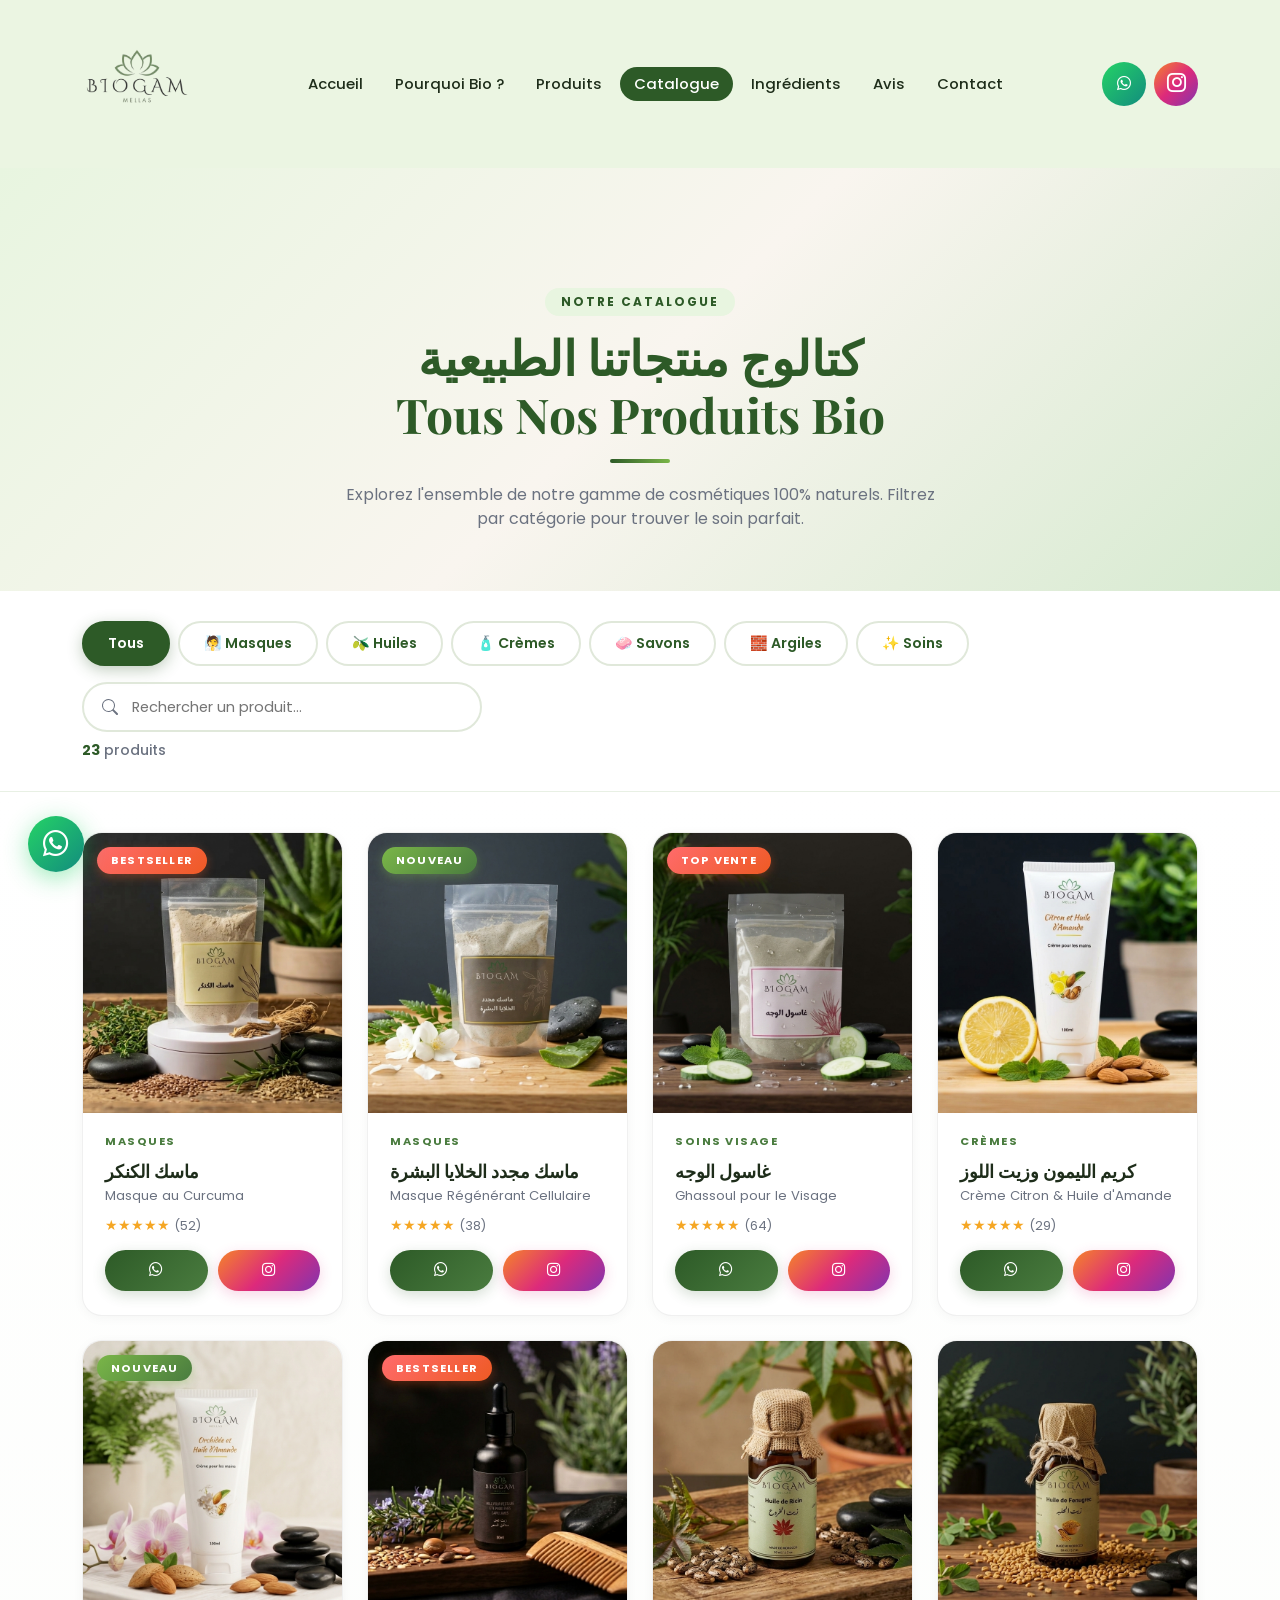
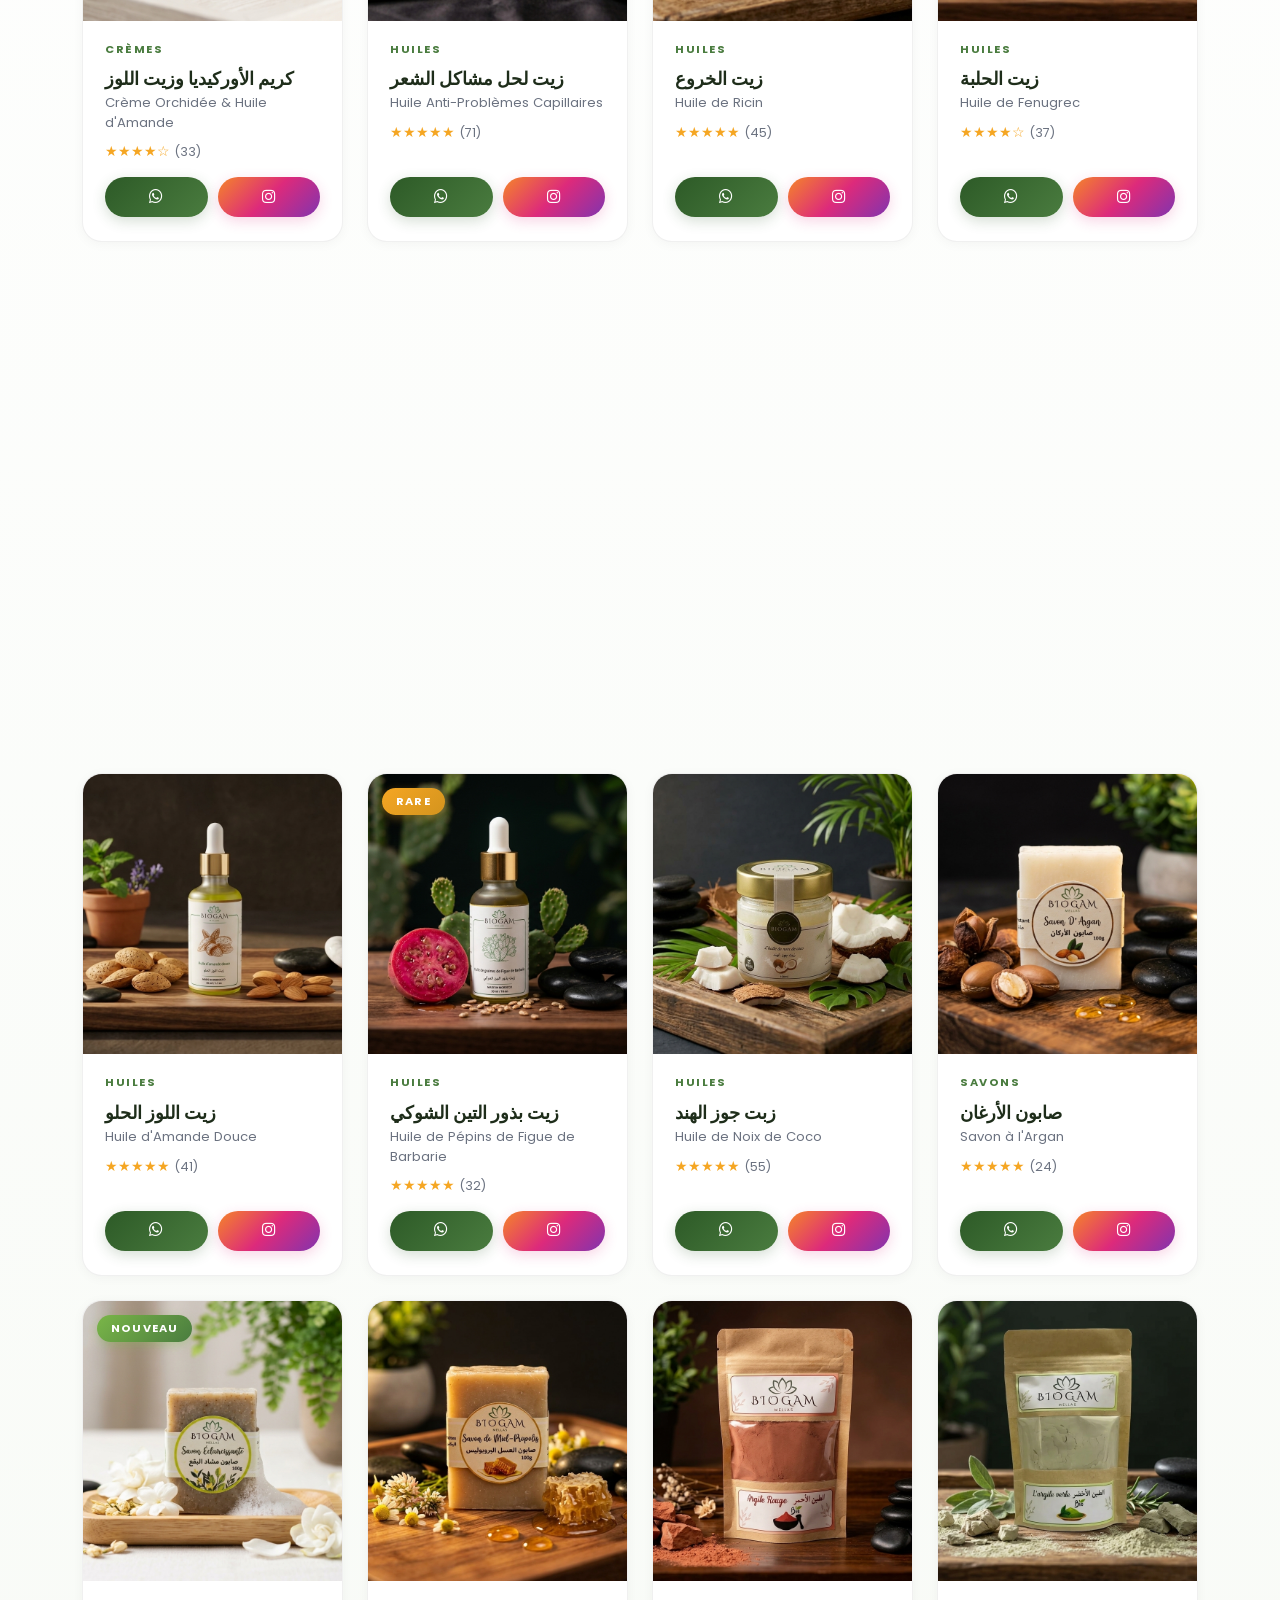
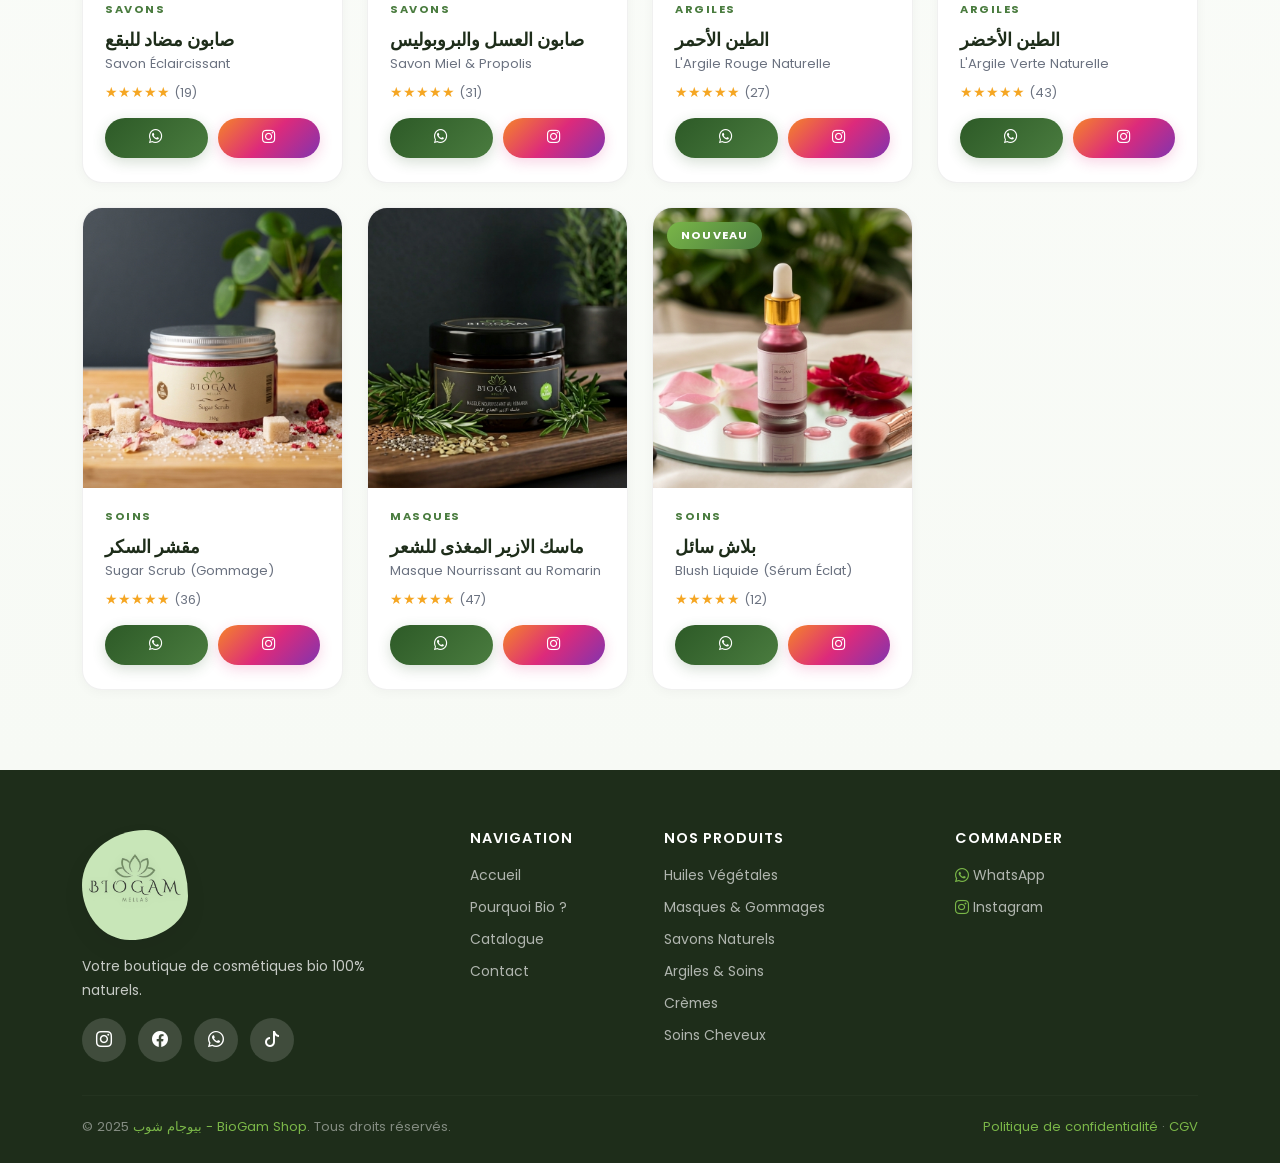
<file: product.html>
<!DOCTYPE html>
<html lang="fr">
<head>
  <meta charset="UTF-8"/>
  <meta name="viewport" content="width=device-width, initial-scale=1.0"/>
  <title>بيوجام شوب - BioGam Shop – Catalogue Produits</title>
  <link href="https://cdn.jsdelivr.net/npm/bootstrap@5.3.3/dist/css/bootstrap.min.css" rel="stylesheet"/>
  <link href="https://cdn.jsdelivr.net/npm/bootstrap-icons@1.11.3/font/bootstrap-icons.min.css" rel="stylesheet"/>
  <link href="https://fonts.googleapis.com/css2?family=Playfair+Display:wght@400;600;700&family=Poppins:wght@300;400;500;600&display=swap" rel="stylesheet"/>
  <link href="assets/css/style.css" rel="stylesheet"/>
</head>
<body>

<!-- NAVBAR -->
<nav class="navbar navbar-expand-lg">
  <div class="container">
    <a class="navbar-brand d-flex align-items-center gap-2" href="index.html">
      <img src="assets/images/biogam-logo.png" alt="بيوجام شوب - BioGam Shop Logo" id="nav-logo">
    </a>
    <button class="navbar-toggler border-0" type="button" data-bs-toggle="collapse" data-bs-target="#navMenu">
      <span class="navbar-toggler-icon"></span>
    </button>
    <div class="collapse navbar-collapse justify-content-center" id="navMenu">
      <ul class="navbar-nav gap-1 mx-auto">
        <li class="nav-item"><a class="nav-link" href="index.html#accueil">Accueil</a></li>
        <li class="nav-item"><a class="nav-link" href="index.html#pourquoi">Pourquoi Bio ?</a></li>
        <li class="nav-item"><a class="nav-link" href="index.html#produits">Produits</a></li>
        <li class="nav-item"><a class="nav-link active" href="product.html">Catalogue</a></li>
        <li class="nav-item"><a class="nav-link" href="index.html#ingredients">Ingrédients</a></li>
        <li class="nav-item"><a class="nav-link" href="index.html#avis">Avis</a></li>
        <li class="nav-item"><a class="nav-link" href="index.html#contact">Contact</a></li>
      </ul>
    </div>
    <div class="d-none d-lg-flex align-items-center gap-2">
      <a href="https://wa.me/213000000000" target="_blank" class="nav-link btn-whatsapp btn-icon-only" title="WhatsApp">
        <i class="bi bi-whatsapp"></i>
      </a>
      <a href="https://www.instagram.com/biogam.shop/" target="_blank" class="nav-link btn-insta btn-icon-only" title="Instagram">
        <i class="bi bi-instagram"></i>
      </a>
    </div>
  </div>
</nav>

<!-- CATALOG HERO -->
<section class="catalog-hero">
  <div class="container">
    <span class="section-badge">Notre Catalogue</span>
    <h1>كتالوج منتجاتنا الطبيعية<br>Tous Nos Produits Bio</h1>
    <div class="divider"></div>
    <p>Explorez l'ensemble de notre gamme de cosmétiques 100% naturels. Filtrez par catégorie pour trouver le soin parfait.</p>
  </div>
</section>

<!-- TOOLBAR -->
<div class="catalog-toolbar">
  <div class="container">
    <div class="d-flex flex-wrap align-items-center justify-content-between gap-3">
      <div class="product-filters d-flex flex-wrap gap-2">
        <button class="filter-btn active" data-filter="all">Tous</button>
        <button class="filter-btn" data-filter="masques">🧖 Masques</button>
        <button class="filter-btn" data-filter="huiles">🫒 Huiles</button>
        <button class="filter-btn" data-filter="cremes">🧴 Crèmes</button>
        <button class="filter-btn" data-filter="savons">🧼 Savons</button>
        <button class="filter-btn" data-filter="argiles">🧱 Argiles</button>
        <button class="filter-btn" data-filter="soins">✨ Soins</button>
      </div>
      <input type="text" class="catalog-search" id="catalogSearch" placeholder="Rechercher un produit...">
    </div>
    <div class="catalog-count mt-2">
      <span id="productCount"><strong>23</strong> produits</span>
    </div>
  </div>
</div>

<!-- PRODUCTS GRID -->
<section class="catalog-body">
  <div class="container">
    <div class="row g-4 catalog-grid" id="catalogGrid">

      <!-- 1 -->
      <div class="col-6 col-lg-3 fade-up product-item" data-category="masques" data-name="ماسك الكنكر masque curcuma">
        <div class="product-card-v2">
          <div class="product-img-wrap">
            <img src="assets/images/product/ماسك الكنكر.jpeg" alt="ماسك الكنكر">
            <div class="product-overlay">
              <a href="https://wa.me/213000000000" target="_blank" class="overlay-btn"><i class="bi bi-whatsapp"></i></a>
              <a href="https://www.instagram.com/biogam.shop/" target="_blank" class="overlay-btn"><i class="bi bi-instagram"></i></a>
            </div>
            <span class="product-badge badge-hot">Bestseller</span>
          </div>
          <div class="product-info">
            <span class="product-category">Masques</span>
            <h5 class="product-name">ماسك الكنكر</h5>
            <p class="product-name-sub">Masque au Curcuma</p>
            <div class="product-rating">★★★★★ <span>(52)</span></div>
            <div class="product-footer">
              <a href="https://wa.me/213000000000" target="_blank" class="btn-commander" title="Commander via WhatsApp"><i class="bi bi-whatsapp"></i></a>
              <a href="https://www.instagram.com/biogam.shop/" target="_blank" class="btn-insta-card" title="Voir sur Instagram"><i class="bi bi-instagram"></i></a>
            </div>
          </div>
        </div>
      </div>

      <!-- 2 -->
      <div class="col-6 col-lg-3 fade-up product-item" data-category="masques" data-name="ماسك مجدد الخلايا البشرة masque regenerant">
        <div class="product-card-v2">
          <div class="product-img-wrap">
            <img src="assets/images/product/ماسك مجدد الخلايا البشرة.jpeg" alt="ماسك مجدد الخلايا البشرة">
            <div class="product-overlay">
              <a href="https://wa.me/213000000000" target="_blank" class="overlay-btn"><i class="bi bi-whatsapp"></i></a>
              <a href="https://www.instagram.com/biogam.shop/" target="_blank" class="overlay-btn"><i class="bi bi-instagram"></i></a>
            </div>
            <span class="product-badge badge-new">Nouveau</span>
          </div>
          <div class="product-info">
            <span class="product-category">Masques</span>
            <h5 class="product-name">ماسك مجدد الخلايا البشرة</h5>
            <p class="product-name-sub">Masque Régénérant Cellulaire</p>
            <div class="product-rating">★★★★★ <span>(38)</span></div>
            <div class="product-footer">
              <a href="https://wa.me/213000000000" target="_blank" class="btn-commander" title="Commander via WhatsApp"><i class="bi bi-whatsapp"></i></a>
              <a href="https://www.instagram.com/biogam.shop/" target="_blank" class="btn-insta-card" title="Voir sur Instagram"><i class="bi bi-instagram"></i></a>
            </div>
          </div>
        </div>
      </div>

      <!-- 3 -->
      <div class="col-6 col-lg-3 fade-up product-item" data-category="soins" data-name="غاسول الوجه ghassoul visage">
        <div class="product-card-v2">
          <div class="product-img-wrap">
            <img src="assets/images/product/غاسول الوجه.jpeg" alt="غاسول الوجه">
            <div class="product-overlay">
              <a href="https://wa.me/213000000000" target="_blank" class="overlay-btn"><i class="bi bi-whatsapp"></i></a>
              <a href="https://www.instagram.com/biogam.shop/" target="_blank" class="overlay-btn"><i class="bi bi-instagram"></i></a>
            </div>
            <span class="product-badge badge-hot">Top Vente</span>
          </div>
          <div class="product-info">
            <span class="product-category">Soins Visage</span>
            <h5 class="product-name">غاسول الوجه</h5>
            <p class="product-name-sub">Ghassoul pour le Visage</p>
            <div class="product-rating">★★★★★ <span>(64)</span></div>
            <div class="product-footer">
              <a href="https://wa.me/213000000000" target="_blank" class="btn-commander" title="Commander via WhatsApp"><i class="bi bi-whatsapp"></i></a>
              <a href="https://www.instagram.com/biogam.shop/" target="_blank" class="btn-insta-card" title="Voir sur Instagram"><i class="bi bi-instagram"></i></a>
            </div>
          </div>
        </div>
      </div>

      <!-- 4 -->
      <div class="col-6 col-lg-3 fade-up product-item" data-category="cremes" data-name="كريم الليمون وزيت اللوز citron huile amande creme mains">
        <div class="product-card-v2">
          <div class="product-img-wrap">
            <img src="assets/images/product/Citron et Huile d'Amande Crème pour les mains.jpeg" alt="كريم الليمون وزيت اللوز">
            <div class="product-overlay">
              <a href="https://wa.me/213000000000" target="_blank" class="overlay-btn"><i class="bi bi-whatsapp"></i></a>
              <a href="https://www.instagram.com/biogam.shop/" target="_blank" class="overlay-btn"><i class="bi bi-instagram"></i></a>
            </div>
          </div>
          <div class="product-info">
            <span class="product-category">Crèmes</span>
            <h5 class="product-name">كريم الليمون وزيت اللوز</h5>
            <p class="product-name-sub">Crème Citron & Huile d'Amande</p>
            <div class="product-rating">★★★★★ <span>(29)</span></div>
            <div class="product-footer">
              <a href="https://wa.me/213000000000" target="_blank" class="btn-commander" title="Commander via WhatsApp"><i class="bi bi-whatsapp"></i></a>
              <a href="https://www.instagram.com/biogam.shop/" target="_blank" class="btn-insta-card" title="Voir sur Instagram"><i class="bi bi-instagram"></i></a>
            </div>
          </div>
        </div>
      </div>

      <!-- 5 -->
      <div class="col-6 col-lg-3 fade-up product-item" data-category="cremes" data-name="كريم الأوركيديا وزيت اللوز orchidee amande creme mains">
        <div class="product-card-v2">
          <div class="product-img-wrap">
            <img src="assets/images/product/Orchidée et Huile d'Amande Crème pour les mains.jpeg" alt="كريم الأوركيديا وزيت اللوز">
            <div class="product-overlay">
              <a href="https://wa.me/213000000000" target="_blank" class="overlay-btn"><i class="bi bi-whatsapp"></i></a>
              <a href="https://www.instagram.com/biogam.shop/" target="_blank" class="overlay-btn"><i class="bi bi-instagram"></i></a>
            </div>
            <span class="product-badge badge-new">Nouveau</span>
          </div>
          <div class="product-info">
            <span class="product-category">Crèmes</span>
            <h5 class="product-name">كريم الأوركيديا وزيت اللوز</h5>
            <p class="product-name-sub">Crème Orchidée & Huile d'Amande</p>
            <div class="product-rating">★★★★☆ <span>(33)</span></div>
            <div class="product-footer">
              <a href="https://wa.me/213000000000" target="_blank" class="btn-commander" title="Commander via WhatsApp"><i class="bi bi-whatsapp"></i></a>
              <a href="https://www.instagram.com/biogam.shop/" target="_blank" class="btn-insta-card" title="Voir sur Instagram"><i class="bi bi-instagram"></i></a>
            </div>
          </div>
        </div>
      </div>

      <!-- 6 -->
      <div class="col-6 col-lg-3 fade-up product-item" data-category="huiles" data-name="زيت لحل مشاكل الشعر huile problemes capillaires cheveux">
        <div class="product-card-v2">
          <div class="product-img-wrap">
            <img src="assets/images/product/HUILE POUR RÉSOUORE LES PROBLEMES CAPILLAIRES زيت لحل مشاكل الشعر.jpeg" alt="Huile Capillaire">
            <div class="product-overlay">
              <a href="https://wa.me/213000000000" target="_blank" class="overlay-btn"><i class="bi bi-whatsapp"></i></a>
              <a href="https://www.instagram.com/biogam.shop/" target="_blank" class="overlay-btn"><i class="bi bi-instagram"></i></a>
            </div>
            <span class="product-badge badge-hot">Bestseller</span>
          </div>
          <div class="product-info">
            <span class="product-category">Huiles</span>
            <h5 class="product-name">زيت لحل مشاكل الشعر</h5>
            <p class="product-name-sub">Huile Anti-Problèmes Capillaires</p>
            <div class="product-rating">★★★★★ <span>(71)</span></div>
            <div class="product-footer">
              <a href="https://wa.me/213000000000" target="_blank" class="btn-commander" title="Commander via WhatsApp"><i class="bi bi-whatsapp"></i></a>
              <a href="https://www.instagram.com/biogam.shop/" target="_blank" class="btn-insta-card" title="Voir sur Instagram"><i class="bi bi-instagram"></i></a>
            </div>
          </div>
        </div>
      </div>

      <!-- 7 -->
      <div class="col-6 col-lg-3 fade-up product-item" data-category="huiles" data-name="huile ricin زيت الخروع">
        <div class="product-card-v2">
          <div class="product-img-wrap">
            <img src="assets/images/product/Huile de Ricin زيت الخروع.jpeg" alt="Huile de Ricin">
            <div class="product-overlay">
              <a href="https://wa.me/213000000000" target="_blank" class="overlay-btn"><i class="bi bi-whatsapp"></i></a>
              <a href="https://www.instagram.com/biogam.shop/" target="_blank" class="overlay-btn"><i class="bi bi-instagram"></i></a>
            </div>
          </div>
          <div class="product-info">
            <span class="product-category">Huiles</span>
            <h5 class="product-name">زيت الخروع</h5>
            <p class="product-name-sub">Huile de Ricin</p>
            <div class="product-rating">★★★★★ <span>(45)</span></div>
            <div class="product-footer">
              <a href="https://wa.me/213000000000" target="_blank" class="btn-commander" title="Commander via WhatsApp"><i class="bi bi-whatsapp"></i></a>
              <a href="https://www.instagram.com/biogam.shop/" target="_blank" class="btn-insta-card" title="Voir sur Instagram"><i class="bi bi-instagram"></i></a>
            </div>
          </div>
        </div>
      </div>

      <!-- 8 -->
      <div class="col-6 col-lg-3 fade-up product-item" data-category="huiles" data-name="huile fenugrec زيت الحلبة">
        <div class="product-card-v2">
          <div class="product-img-wrap">
            <img src="assets/images/product/Huile de Fenugrec زيت الحلبه.jpeg" alt="Huile de Fenugrec">
            <div class="product-overlay">
              <a href="https://wa.me/213000000000" target="_blank" class="overlay-btn"><i class="bi bi-whatsapp"></i></a>
              <a href="https://www.instagram.com/biogam.shop/" target="_blank" class="overlay-btn"><i class="bi bi-instagram"></i></a>
            </div>
          </div>
          <div class="product-info">
            <span class="product-category">Huiles</span>
            <h5 class="product-name">زيت الحلبة</h5>
            <p class="product-name-sub">Huile de Fenugrec</p>
            <div class="product-rating">★★★★☆ <span>(37)</span></div>
            <div class="product-footer">
              <a href="https://wa.me/213000000000" target="_blank" class="btn-commander" title="Commander via WhatsApp"><i class="bi bi-whatsapp"></i></a>
              <a href="https://www.instagram.com/biogam.shop/" target="_blank" class="btn-insta-card" title="Voir sur Instagram"><i class="bi bi-instagram"></i></a>
            </div>
          </div>
        </div>
      </div>

      <!-- 9 -->
      <div class="col-6 col-lg-3 fade-up product-item" data-category="huiles" data-name="nigelle حبة البركة">
        <div class="product-card-v2">
          <div class="product-img-wrap">
            <img src="assets/images/product/La Nigelle حبة البركة.jpeg" alt="La Nigelle">
            <div class="product-overlay">
              <a href="https://wa.me/213000000000" target="_blank" class="overlay-btn"><i class="bi bi-whatsapp"></i></a>
              <a href="https://www.instagram.com/biogam.shop/" target="_blank" class="overlay-btn"><i class="bi bi-instagram"></i></a>
            </div>
            <span class="product-badge badge-hot">Top Vente</span>
          </div>
          <div class="product-info">
            <span class="product-category">Huiles</span>
            <h5 class="product-name">حبة البركة</h5>
            <p class="product-name-sub">Huile de Nigelle</p>
            <div class="product-rating">★★★★★ <span>(58)</span></div>
            <div class="product-footer">
              <a href="https://wa.me/213000000000" target="_blank" class="btn-commander" title="Commander via WhatsApp"><i class="bi bi-whatsapp"></i></a>
              <a href="https://www.instagram.com/biogam.shop/" target="_blank" class="btn-insta-card" title="Voir sur Instagram"><i class="bi bi-instagram"></i></a>
            </div>
          </div>
        </div>
      </div>

      <!-- 10 -->
      <div class="col-6 col-lg-3 fade-up product-item" data-category="huiles" data-name="huile sesame زيت السمسم">
        <div class="product-card-v2">
          <div class="product-img-wrap">
            <img src="assets/images/product/Huile de Sésame زيت السمسم.jpeg" alt="Huile de Sésame">
            <div class="product-overlay">
              <a href="https://wa.me/213000000000" target="_blank" class="overlay-btn"><i class="bi bi-whatsapp"></i></a>
              <a href="https://www.instagram.com/biogam.shop/" target="_blank" class="overlay-btn"><i class="bi bi-instagram"></i></a>
            </div>
          </div>
          <div class="product-info">
            <span class="product-category">Huiles</span>
            <h5 class="product-name">زيت السمسم</h5>
            <p class="product-name-sub">Huile de Sésame</p>
            <div class="product-rating">★★★★☆ <span>(42)</span></div>
            <div class="product-footer">
              <a href="https://wa.me/213000000000" target="_blank" class="btn-commander" title="Commander via WhatsApp"><i class="bi bi-whatsapp"></i></a>
              <a href="https://www.instagram.com/biogam.shop/" target="_blank" class="btn-insta-card" title="Voir sur Instagram"><i class="bi bi-instagram"></i></a>
            </div>
          </div>
        </div>
      </div>

      <!-- 11 -->
      <div class="col-6 col-lg-3 fade-up product-item" data-category="huiles" data-name="زيت الملكي الفاخر للوجه huile royale luxe visage">
        <div class="product-card-v2">
          <div class="product-img-wrap">
            <img src="assets/images/product/Huile Royale de Luxe زيت الملكي الفاخر للوجه.jpeg" alt="Huile Royale de Luxe">
            <div class="product-overlay">
              <a href="https://wa.me/213000000000" target="_blank" class="overlay-btn"><i class="bi bi-whatsapp"></i></a>
              <a href="https://www.instagram.com/biogam.shop/" target="_blank" class="overlay-btn"><i class="bi bi-instagram"></i></a>
            </div>
            <span class="product-badge badge-premium">Premium</span>
          </div>
          <div class="product-info">
            <span class="product-category">Huiles</span>
            <h5 class="product-name">زيت الملكي الفاخر للوجه</h5>
            <p class="product-name-sub">Huile Royale de Luxe</p>
            <div class="product-rating">★★★★★ <span>(67)</span></div>
            <div class="product-footer">
              <a href="https://wa.me/213000000000" target="_blank" class="btn-commander" title="Commander via WhatsApp"><i class="bi bi-whatsapp"></i></a>
              <a href="https://www.instagram.com/biogam.shop/" target="_blank" class="btn-insta-card" title="Voir sur Instagram"><i class="bi bi-instagram"></i></a>
            </div>
          </div>
        </div>
      </div>

      <!-- 12 -->
      <div class="col-6 col-lg-3 fade-up product-item" data-category="huiles" data-name="huile argan bio زيت الأركان">
        <div class="product-card-v2">
          <div class="product-img-wrap">
            <img src="assets/images/product/Huile d'Argan Bio زيت الأركان.jpeg" alt="Huile d'Argan Bio">
            <div class="product-overlay">
              <a href="https://wa.me/213000000000" target="_blank" class="overlay-btn"><i class="bi bi-whatsapp"></i></a>
              <a href="https://www.instagram.com/biogam.shop/" target="_blank" class="overlay-btn"><i class="bi bi-instagram"></i></a>
            </div>
            <span class="product-badge badge-hot">Pur 100%</span>
          </div>
          <div class="product-info">
            <span class="product-category">Huiles</span>
            <h5 class="product-name">زيت الأركان</h5>
            <p class="product-name-sub">Huile d'Argan Bio</p>
            <div class="product-rating">★★★★★ <span>(84)</span></div>
            <div class="product-footer">
              <a href="https://wa.me/213000000000" target="_blank" class="btn-commander" title="Commander via WhatsApp"><i class="bi bi-whatsapp"></i></a>
              <a href="https://www.instagram.com/biogam.shop/" target="_blank" class="btn-insta-card" title="Voir sur Instagram"><i class="bi bi-instagram"></i></a>
            </div>
          </div>
        </div>
      </div>

      <!-- 13 -->
      <div class="col-6 col-lg-3 fade-up product-item" data-category="huiles" data-name="huile amande douce زيت اللوز الحلو">
        <div class="product-card-v2">
          <div class="product-img-wrap">
            <img src="assets/images/product/Huile d'amande douce زيت اللوز الحلو.jpeg" alt="Huile d'Amande Douce">
            <div class="product-overlay">
              <a href="https://wa.me/213000000000" target="_blank" class="overlay-btn"><i class="bi bi-whatsapp"></i></a>
              <a href="https://www.instagram.com/biogam.shop/" target="_blank" class="overlay-btn"><i class="bi bi-instagram"></i></a>
            </div>
          </div>
          <div class="product-info">
            <span class="product-category">Huiles</span>
            <h5 class="product-name">زيت اللوز الحلو</h5>
            <p class="product-name-sub">Huile d'Amande Douce</p>
            <div class="product-rating">★★★★★ <span>(41)</span></div>
            <div class="product-footer">
              <a href="https://wa.me/213000000000" target="_blank" class="btn-commander" title="Commander via WhatsApp"><i class="bi bi-whatsapp"></i></a>
              <a href="https://www.instagram.com/biogam.shop/" target="_blank" class="btn-insta-card" title="Voir sur Instagram"><i class="bi bi-instagram"></i></a>
            </div>
          </div>
        </div>
      </div>

      <!-- 14 -->
      <div class="col-6 col-lg-3 fade-up product-item" data-category="huiles" data-name="huile pepins figue barbarie زيت بذور التين الشوكي">
        <div class="product-card-v2">
          <div class="product-img-wrap">
            <img src="assets/images/product/Huile de graines de figue de Barturi زيت بذور التين الشوكي.jpeg" alt="Huile de Pépins de Figue de Barbarie">
            <div class="product-overlay">
              <a href="https://wa.me/213000000000" target="_blank" class="overlay-btn"><i class="bi bi-whatsapp"></i></a>
              <a href="https://www.instagram.com/biogam.shop/" target="_blank" class="overlay-btn"><i class="bi bi-instagram"></i></a>
            </div>
            <span class="product-badge badge-premium">Rare</span>
          </div>
          <div class="product-info">
            <span class="product-category">Huiles</span>
            <h5 class="product-name">زيت بذور التين الشوكي</h5>
            <p class="product-name-sub">Huile de Pépins de Figue de Barbarie</p>
            <div class="product-rating">★★★★★ <span>(32)</span></div>
            <div class="product-footer">
              <a href="https://wa.me/213000000000" target="_blank" class="btn-commander" title="Commander via WhatsApp"><i class="bi bi-whatsapp"></i></a>
              <a href="https://www.instagram.com/biogam.shop/" target="_blank" class="btn-insta-card" title="Voir sur Instagram"><i class="bi bi-instagram"></i></a>
            </div>
          </div>
        </div>
      </div>

      <!-- 15 -->
      <div class="col-6 col-lg-3 fade-up product-item" data-category="huiles" data-name="huile noix de coco زبت جوز الهند">
        <div class="product-card-v2">
          <div class="product-img-wrap">
            <img src="assets/images/product/huile de noix de coco زبت جوز الهند.jpeg" alt="Huile de Noix de Coco">
            <div class="product-overlay">
              <a href="https://wa.me/213000000000" target="_blank" class="overlay-btn"><i class="bi bi-whatsapp"></i></a>
              <a href="https://www.instagram.com/biogam.shop/" target="_blank" class="overlay-btn"><i class="bi bi-instagram"></i></a>
            </div>
          </div>
          <div class="product-info">
            <span class="product-category">Huiles</span>
            <h5 class="product-name">زبت جوز الهند</h5>
            <p class="product-name-sub">Huile de Noix de Coco</p>
            <div class="product-rating">★★★★★ <span>(55)</span></div>
            <div class="product-footer">
              <a href="https://wa.me/213000000000" target="_blank" class="btn-commander" title="Commander via WhatsApp"><i class="bi bi-whatsapp"></i></a>
              <a href="https://www.instagram.com/biogam.shop/" target="_blank" class="btn-insta-card" title="Voir sur Instagram"><i class="bi bi-instagram"></i></a>
            </div>
          </div>
        </div>
      </div>

      <!-- 16 -->
      <div class="col-6 col-lg-3 fade-up product-item" data-category="savons" data-name="savon argan صابون الأرغان">
        <div class="product-card-v2">
          <div class="product-img-wrap">
            <img src="assets/images/product/Savon D'Argan صابون الأرغان.jpeg" alt="Savon d'Argan">
            <div class="product-overlay">
              <a href="https://wa.me/213000000000" target="_blank" class="overlay-btn"><i class="bi bi-whatsapp"></i></a>
              <a href="https://www.instagram.com/biogam.shop/" target="_blank" class="overlay-btn"><i class="bi bi-instagram"></i></a>
            </div>
          </div>
          <div class="product-info">
            <span class="product-category">Savons</span>
            <h5 class="product-name">صابون الأرغان</h5>
            <p class="product-name-sub">Savon à l'Argan</p>
            <div class="product-rating">★★★★★ <span>(24)</span></div>
            <div class="product-footer">
              <a href="https://wa.me/213000000000" target="_blank" class="btn-commander" title="Commander via WhatsApp"><i class="bi bi-whatsapp"></i></a>
              <a href="https://www.instagram.com/biogam.shop/" target="_blank" class="btn-insta-card" title="Voir sur Instagram"><i class="bi bi-instagram"></i></a>
            </div>
          </div>
        </div>
      </div>

      <!-- 17 -->
      <div class="col-6 col-lg-3 fade-up product-item" data-category="savons" data-name="savon eclaircissant صابون مضاد للبقع">
        <div class="product-card-v2">
          <div class="product-img-wrap">
            <img src="assets/images/product/Savon Eclaircissante صابون مضاد للبقع.jpeg" alt="Savon Éclaircissant">
            <div class="product-overlay">
              <a href="https://wa.me/213000000000" target="_blank" class="overlay-btn"><i class="bi bi-whatsapp"></i></a>
              <a href="https://www.instagram.com/biogam.shop/" target="_blank" class="overlay-btn"><i class="bi bi-instagram"></i></a>
            </div>
            <span class="product-badge badge-new">Nouveau</span>
          </div>
          <div class="product-info">
            <span class="product-category">Savons</span>
            <h5 class="product-name">صابون مضاد للبقع</h5>
            <p class="product-name-sub">Savon Éclaircissant</p>
            <div class="product-rating">★★★★★ <span>(19)</span></div>
            <div class="product-footer">
              <a href="https://wa.me/213000000000" target="_blank" class="btn-commander" title="Commander via WhatsApp"><i class="bi bi-whatsapp"></i></a>
              <a href="https://www.instagram.com/biogam.shop/" target="_blank" class="btn-insta-card" title="Voir sur Instagram"><i class="bi bi-instagram"></i></a>
            </div>
          </div>
        </div>
      </div>

      <!-- 18 -->
      <div class="col-6 col-lg-3 fade-up product-item" data-category="savons" data-name="savon miel propolis صابون العسل والبروبوليس">
        <div class="product-card-v2">
          <div class="product-img-wrap">
            <img src="assets/images/product/Savon de Miel-Ampolis صابون العسل البروبوليس.jpeg" alt="Savon Miel & Propolis">
            <div class="product-overlay">
              <a href="https://wa.me/213000000000" target="_blank" class="overlay-btn"><i class="bi bi-whatsapp"></i></a>
              <a href="https://www.instagram.com/biogam.shop/" target="_blank" class="overlay-btn"><i class="bi bi-instagram"></i></a>
            </div>
          </div>
          <div class="product-info">
            <span class="product-category">Savons</span>
            <h5 class="product-name">صابون العسل والبروبوليس</h5>
            <p class="product-name-sub">Savon Miel & Propolis</p>
            <div class="product-rating">★★★★★ <span>(31)</span></div>
            <div class="product-footer">
              <a href="https://wa.me/213000000000" target="_blank" class="btn-commander" title="Commander via WhatsApp"><i class="bi bi-whatsapp"></i></a>
              <a href="https://www.instagram.com/biogam.shop/" target="_blank" class="btn-insta-card" title="Voir sur Instagram"><i class="bi bi-instagram"></i></a>
            </div>
          </div>
        </div>
      </div>

      <!-- 19 -->
      <div class="col-6 col-lg-3 fade-up product-item" data-category="argiles" data-name="argile rouge الطين الأحمر">
        <div class="product-card-v2">
          <div class="product-img-wrap">
            <img src="assets/images/product/الطين الأحمر largile rouge.jpeg" alt="Argile Rouge">
            <div class="product-overlay">
              <a href="https://wa.me/213000000000" target="_blank" class="overlay-btn"><i class="bi bi-whatsapp"></i></a>
              <a href="https://www.instagram.com/biogam.shop/" target="_blank" class="overlay-btn"><i class="bi bi-instagram"></i></a>
            </div>
          </div>
          <div class="product-info">
            <span class="product-category">Argiles</span>
            <h5 class="product-name">الطين الأحمر</h5>
            <p class="product-name-sub">L'Argile Rouge Naturelle</p>
            <div class="product-rating">★★★★★ <span>(27)</span></div>
            <div class="product-footer">
              <a href="https://wa.me/213000000000" target="_blank" class="btn-commander" title="Commander via WhatsApp"><i class="bi bi-whatsapp"></i></a>
              <a href="https://www.instagram.com/biogam.shop/" target="_blank" class="btn-insta-card" title="Voir sur Instagram"><i class="bi bi-instagram"></i></a>
            </div>
          </div>
        </div>
      </div>

      <!-- 20 -->
      <div class="col-6 col-lg-3 fade-up product-item" data-category="argiles" data-name="argile verte الطين الأخضر">
        <div class="product-card-v2">
          <div class="product-img-wrap">
            <img src="assets/images/product/الطين الأخضر Largile vert.jpeg" alt="Argile Verte">
            <div class="product-overlay">
              <a href="https://wa.me/213000000000" target="_blank" class="overlay-btn"><i class="bi bi-whatsapp"></i></a>
              <a href="https://www.instagram.com/biogam.shop/" target="_blank" class="overlay-btn"><i class="bi bi-instagram"></i></a>
            </div>
          </div>
          <div class="product-info">
            <span class="product-category">Argiles</span>
            <h5 class="product-name">الطين الأخضر</h5>
            <p class="product-name-sub">L'Argile Verte Naturelle</p>
            <div class="product-rating">★★★★★ <span>(43)</span></div>
            <div class="product-footer">
              <a href="https://wa.me/213000000000" target="_blank" class="btn-commander" title="Commander via WhatsApp"><i class="bi bi-whatsapp"></i></a>
              <a href="https://www.instagram.com/biogam.shop/" target="_blank" class="btn-insta-card" title="Voir sur Instagram"><i class="bi bi-instagram"></i></a>
            </div>
          </div>
        </div>
      </div>

      <!-- 21 -->
      <div class="col-6 col-lg-3 fade-up product-item" data-category="soins" data-name="مقشر السكر gommage sucre sugar scrub">
        <div class="product-card-v2">
          <div class="product-img-wrap">
            <img src="assets/images/product/Sugar Scrub.jpeg" alt="Sugar Scrub">
            <div class="product-overlay">
              <a href="https://wa.me/213000000000" target="_blank" class="overlay-btn"><i class="bi bi-whatsapp"></i></a>
              <a href="https://www.instagram.com/biogam.shop/" target="_blank" class="overlay-btn"><i class="bi bi-instagram"></i></a>
            </div>
          </div>
          <div class="product-info">
            <span class="product-category">Soins</span>
            <h5 class="product-name">مقشر السكر</h5>
            <p class="product-name-sub">Sugar Scrub (Gommage)</p>
            <div class="product-rating">★★★★★ <span>(36)</span></div>
            <div class="product-footer">
              <a href="https://wa.me/213000000000" target="_blank" class="btn-commander" title="Commander via WhatsApp"><i class="bi bi-whatsapp"></i></a>
              <a href="https://www.instagram.com/biogam.shop/" target="_blank" class="btn-insta-card" title="Voir sur Instagram"><i class="bi bi-instagram"></i></a>
            </div>
          </div>
        </div>
      </div>

      <!-- 22 -->
      <div class="col-6 col-lg-3 fade-up product-item" data-category="masques" data-name="ماسك الازير المغذى للشعر masque romarin nourishing mask">
        <div class="product-card-v2">
          <div class="product-img-wrap">
            <img src="assets/images/product/MASQUE NOURRISSANT AO ROMARIN ماسك الازير المغذى للشعر.jpeg" alt="Masque au Romarin">
            <div class="product-overlay">
              <a href="https://wa.me/213000000000" target="_blank" class="overlay-btn"><i class="bi bi-whatsapp"></i></a>
              <a href="https://www.instagram.com/biogam.shop/" target="_blank" class="overlay-btn"><i class="bi bi-instagram"></i></a>
            </div>
          </div>
          <div class="product-info">
            <span class="product-category">Masques</span>
            <h5 class="product-name">ماسك الازير المغذى للشعر</h5>
            <p class="product-name-sub">Masque Nourrissant au Romarin</p>
            <div class="product-rating">★★★★★ <span>(47)</span></div>
            <div class="product-footer">
              <a href="https://wa.me/213000000000" target="_blank" class="btn-commander" title="Commander via WhatsApp"><i class="bi bi-whatsapp"></i></a>
              <a href="https://www.instagram.com/biogam.shop/" target="_blank" class="btn-insta-card" title="Voir sur Instagram"><i class="bi bi-instagram"></i></a>
            </div>
          </div>
        </div>
      </div>

      <!-- 23 -->
      <div class="col-6 col-lg-3 fade-up product-item" data-category="soins" data-name="بلاش سائل blush liquide serum eclat">
        <div class="product-card-v2">
          <div class="product-img-wrap">
            <img src="assets/images/product/Blush Liquide.jpeg" alt="Blush Liquide">
            <div class="product-overlay">
              <a href="https://wa.me/213000000000" target="_blank" class="overlay-btn"><i class="bi bi-whatsapp"></i></a>
              <a href="https://www.instagram.com/biogam.shop/" target="_blank" class="overlay-btn"><i class="bi bi-instagram"></i></a>
            </div>
            <span class="product-badge badge-new">Nouveau</span>
          </div>
          <div class="product-info">
            <span class="product-category">Soins</span>
            <h5 class="product-name">بلاش سائل</h5>
            <p class="product-name-sub">Blush Liquide (Sérum Éclat)</p>
            <div class="product-rating">★★★★★ <span>(12)</span></div>
            <div class="product-footer">
              <a href="https://wa.me/213000000000" target="_blank" class="btn-commander" title="Commander via WhatsApp"><i class="bi bi-whatsapp"></i></a>
              <a href="https://www.instagram.com/biogam.shop/" target="_blank" class="btn-insta-card" title="Voir sur Instagram"><i class="bi bi-instagram"></i></a>
            </div>
          </div>
        </div>
      </div>

    </div>

    <!-- No results message -->
    <div class="no-results" id="noResults" style="display:none;">
      <i class="bi bi-search"></i>
      <h5>Aucun produit trouvé</h5>
      <p>Essayez de modifier vos filtres ou votre recherche.</p>
    </div>
  </div>
</section>

<!-- FOOTER -->
<footer>
  <div class="container">
    <div class="row g-5">
      <div class="col-lg-4">
        <div class="brand">
          <div class="footer-logo-wrap">
            <img src="assets/images/biogam-logo.png" alt="بيوجام شوب - BioGam Shop Logo">
          </div>
        </div>
        <p>Votre boutique de cosmétiques bio 100% naturels.</p>
        <div class="social-icons mt-3">
          <a href="https://www.instagram.com/biogam.shop/" target="_blank"><i class="bi bi-instagram"></i></a>
          <a href="#"><i class="bi bi-facebook"></i></a>
          <a href="https://wa.me/213000000000" target="_blank"><i class="bi bi-whatsapp"></i></a>
          <a href="#"><i class="bi bi-tiktok"></i></a>
        </div>
      </div>
      <div class="col-sm-6 col-lg-2">
        <h6>Navigation</h6>
        <ul>
          <li><a href="index.html#accueil">Accueil</a></li>
          <li><a href="index.html#pourquoi">Pourquoi Bio ?</a></li>
          <li><a href="product.html">Catalogue</a></li>
          <li><a href="index.html#contact">Contact</a></li>
        </ul>
      </div>
      <div class="col-sm-6 col-lg-3">
        <h6>Nos Produits</h6>
        <ul>
          <li><a href="#">Huiles Végétales</a></li>
          <li><a href="#">Masques &amp; Gommages</a></li>
          <li><a href="#">Savons Naturels</a></li>
          <li><a href="#">Argiles &amp; Soins</a></li>
          <li><a href="#">Crèmes</a></li>
          <li><a href="#">Soins Cheveux</a></li>
        </ul>
      </div>
      <div class="col-lg-3">
        <h6>Commander</h6>
        <ul>
          <li><a href="https://wa.me/213000000000" target="_blank"><i class="bi bi-whatsapp me-1" style="color:var(--green-light)"></i>WhatsApp</a></li>
          <li><a href="https://www.instagram.com/biogam.shop/" target="_blank"><i class="bi bi-instagram me-1" style="color:var(--green-light)"></i>Instagram</a></li>
        </ul>
      </div>
    </div>
    <hr class="footer-divider"/>
    <div class="d-flex flex-wrap justify-content-between align-items-center gap-2">
      <p class="footer-copy mb-0">© 2025 <a href="index.html">بيوجام شوب - BioGam Shop</a>. Tous droits réservés.</p>
      <p class="footer-copy mb-0">
        <a href="#">Politique de confidentialité</a> · <a href="#">CGV</a>
      </p>
    </div>
  </div>
</footer>

<!-- Floating WhatsApp -->
<a href="https://wa.me/213000000000" target="_blank" class="whatsapp-float" title="WhatsApp">
  <i class="bi bi-whatsapp"></i>
</a>

<!-- Scroll to top -->
<button id="scrollTop" onclick="window.scrollTo({top:0,behavior:'smooth'})">
  <i class="bi bi-arrow-up"></i>
</button>

<script src="https://cdn.jsdelivr.net/npm/bootstrap@5.3.3/dist/js/bootstrap.bundle.min.js"></script>
<script>
// Scroll events
const scrollBtn = document.getElementById('scrollTop');
const navbar = document.querySelector('.navbar');
window.addEventListener('scroll', () => {
  scrollBtn.classList.toggle('show', window.scrollY > 400);
  if (window.scrollY > 150) navbar.classList.add('scrolled');
  else if (window.scrollY === 0) navbar.classList.remove('scrolled');
});

// Fade-up observer
const observer = new IntersectionObserver((entries) => {
  entries.forEach(e => {
    if (e.isIntersecting) { e.target.classList.add('visible'); observer.unobserve(e.target); }
  });
}, { threshold: 0.08 });
document.querySelectorAll('.fade-up').forEach(el => observer.observe(el));

// Category filters
const filterBtns = document.querySelectorAll('.filter-btn');
const items = document.querySelectorAll('.product-item');
const countEl = document.getElementById('productCount');
const noResults = document.getElementById('noResults');
let activeFilter = 'all';

function applyFilters() {
  const search = (document.getElementById('catalogSearch').value || '').toLowerCase();
  let count = 0;
  items.forEach(item => {
    const matchCat = activeFilter === 'all' || item.dataset.category === activeFilter;
    const matchSearch = !search || item.dataset.name.toLowerCase().includes(search) || item.querySelector('.product-name').textContent.toLowerCase().includes(search) || item.querySelector('.product-name-sub').textContent.toLowerCase().includes(search);
    if (matchCat && matchSearch) {
      item.classList.remove('hidden'); item.classList.add('visible'); count++;
    } else {
      item.classList.add('hidden'); item.classList.remove('visible');
    }
  });
  countEl.innerHTML = '<strong>' + count + '</strong> produit' + (count > 1 ? 's' : '');
  noResults.style.display = count === 0 ? 'block' : 'none';
}

filterBtns.forEach(btn => {
  btn.addEventListener('click', () => {
    filterBtns.forEach(b => b.classList.remove('active'));
    btn.classList.add('active');
    activeFilter = btn.dataset.filter;
    applyFilters();
  });
});

document.getElementById('catalogSearch').addEventListener('input', applyFilters);
</script>
</body>
</html>
</file>
<file: assets/css/style.css>
:root {
  --green-dark: #2d5a27;
  --green-mid: #4a7c3f;
  --green-light: #7ab648;
  --cream: #f9f5ef;
  --beige: #ede8dc;
  --brown: #8b6914;
  --text-dark: #1e2d1a;
  --text-muted: #6b7280;
}

* {
  scroll-behavior: smooth;
}

body {
  font-family: 'Poppins', sans-serif;
  background-color: #ffffff;
  color: var(--text-dark);
  overflow-x: hidden;
}

h1,
h2,
h3,
h4 {
  font-family: 'Playfair Display', serif;
}

/* ───── NAVBAR ───── */
.navbar {
  background: #EBF5E2;
  backdrop-filter: none;
  box-shadow: none;
  padding: 24px 0;
  position: sticky;
  top: 0;
  z-index: 1000;
  transition: padding 0.4s ease, background 0.4s ease, backdrop-filter 0.4s ease, box-shadow 0.4s ease;
}

.navbar.scrolled {
  background: rgba(255, 255, 255, 0.97);
  backdrop-filter: blur(8px);
  box-shadow: 0 2px 20px rgba(45, 90, 39, .08);
  padding: 10px 0;
}

#nav-logo {
  height: 110px;
  object-fit: contain;
  transition: height 0.4s ease;
}

.navbar.scrolled #nav-logo {
  height: 80px;
}

.navbar-brand {
  font-family: 'Playfair Display', serif;
  font-size: 1.7rem;
  font-weight: 700;
  color: var(--green-dark) !important;
  letter-spacing: .5px;
}

.navbar-brand span {
  color: var(--green-light);
}

.nav-link {
  font-weight: 500;
  font-size: .93rem;
  color: var(--text-dark) !important;
  padding: 6px 14px !important;
  border-radius: 20px;
  transition: all .25s;
}

.nav-link:hover,
.nav-link.active {
  background: var(--green-dark);
  color: #fff !important;
}

.btn-insta {
  background: linear-gradient(135deg, #f58529, #dd2a7b, #8134af);
  color: #fff !important;
  border-radius: 22px;
  padding: 7px 20px !important;
  font-weight: 600;
  font-size: .88rem;
  border: none;
  transition: opacity .25s, transform .25s;
}

.btn-insta:hover {
  opacity: .85;
  transform: translateY(-1px);
}

/* ───── ICON ONLY BUTTONS ───── */
.btn-icon-only {
  width: 44px;
  height: 44px;
  padding: 0 !important;
  display: inline-flex;
  align-items: center;
  justify-content: center;
  border-radius: 50% !important;
  font-size: 1.2rem;
}

.btn-whatsapp-hero.btn-icon-only,
.btn-outline-bio.btn-icon-only {
  width: 50px;
  height: 50px;
  font-size: 1.4rem;
}


/* ───── HERO ───── */
.hero {
  background: #EBF5E2;
  min-height: 91vh;
  display: flex;
  align-items: center;
  position: relative;
  overflow: hidden;
  padding-bottom: 50px;
}

.hero::before {
  content: '';
  position: absolute;
  width: 600px;
  height: 600px;
  border-radius: 50%;
  background: radial-gradient(circle, rgba(122, 182, 72, .18) 0%, transparent 70%);
  top: -100px;
  right: -100px;
}

.hero::after {
  content: '';
  position: absolute;
  width: 400px;
  height: 400px;
  border-radius: 50%;
  background: radial-gradient(circle, rgba(45, 90, 39, .12) 0%, transparent 70%);
  bottom: -80px;
  left: -80px;
}

.hero-badge {
  display: inline-block;
  background: var(--green-dark);
  color: #fff;
  font-size: .78rem;
  font-weight: 600;
  letter-spacing: 2px;
  text-transform: uppercase;
  padding: 6px 18px;
  border-radius: 20px;
  margin-bottom: 20px;
}

.hero h1 {
  font-size: clamp(2.4rem, 5vw, 3.8rem);
  font-weight: 700;
  line-height: 1.15;
  color: var(--green-dark);
}

.hero h1 span {
  color: var(--green-light);
}

.hero p.lead {
  font-size: 1.08rem;
  color: var(--text-muted);
  max-width: 500px;
  font-weight: 400;
}

.btn-primary-bio {
  background: var(--green-dark);
  color: #fff;
  border: none;
  padding: clamp(10px, 1.5vw, 14px) clamp(16px, 3vw, 36px);
  border-radius: 30px;
  font-weight: 600;
  font-size: clamp(0.75rem, 2vw, 0.97rem);
  white-space: nowrap;
  transition: all .3s;
  box-shadow: 0 6px 20px rgba(45, 90, 39, .3);
}

.btn-primary-bio:hover {
  background: var(--green-mid);
  transform: translateY(-2px);
  box-shadow: 0 10px 28px rgba(45, 90, 39, .35);
  color: #fff;
}

.btn-outline-bio {
  background: transparent;
  color: var(--green-dark);
  border: 2px solid var(--green-dark);
  padding: clamp(8px, 1.5vw, 12px) clamp(14px, 3vw, 32px);
  border-radius: 30px;
  font-weight: 600;
  font-size: clamp(0.75rem, 2vw, 0.97rem);
  white-space: nowrap;
  transition: all .3s;
}

.btn-outline-bio:hover {
  background: var(--green-dark);
  color: #fff;
  transform: translateY(-2px);
}

.hero-visual {
  position: relative;
  z-index: 1;
}

.hero-circle {
  width: 420px;
  height: 420px;
  background: linear-gradient(135deg, #c8e6b8, #a8d890);
  border-radius: 60% 40% 55% 45% / 50% 60% 40% 50%;
  display: flex;
  align-items: center;
  justify-content: center;
  font-size: 11rem;
  margin: auto;
  animation: morphBlob 6s ease-in-out infinite alternate;
  box-shadow: 0 20px 60px rgba(45, 90, 39, .25);
}

@keyframes morphBlob {
  0% {
    border-radius: 60% 40% 55% 45% / 50% 60% 40% 50%;
  }

  100% {
    border-radius: 40% 60% 45% 55% / 60% 40% 55% 45%;
  }
}

.hero-stats {
  display: flex;
  gap: 32px;
  margin-top: 36px;
}

.hero-stat {
  text-align: center;
}

.hero-stat .num {
  font-family: 'Playfair Display', serif;
  font-size: 2rem;
  font-weight: 700;
  color: var(--green-dark);
  line-height: 1;
}

.hero-stat .lbl {
  font-size: .78rem;
  color: var(--text-muted);
  font-weight: 500;
  margin-top: 4px;
}

/* ───── SECTION TITLES ───── */
.section-badge {
  display: inline-block;
  background: #e8f5e0;
  color: var(--green-dark);
  font-size: .75rem;
  font-weight: 700;
  letter-spacing: 2px;
  text-transform: uppercase;
  padding: 5px 16px;
  border-radius: 20px;
  margin-bottom: 12px;
}

.section-title {
  font-size: clamp(1.8rem, 3.5vw, 2.6rem);
  font-weight: 700;
  color: var(--green-dark);
  margin-bottom: 12px;
}

.section-sub {
  color: var(--text-muted);
  font-size: .97rem;
  max-width: 560px;
  margin: 0 auto;
}

.divider {
  width: 60px;
  height: 4px;
  background: linear-gradient(90deg, var(--green-dark), var(--green-light));
  border-radius: 4px;
  margin: 16px auto 20px;
}

/* ───── WHY BIO ───── */
.why-section {
  background: var(--cream);
  padding: 90px 0;
}

.why-card {
  background: #fff;
  border-radius: 20px;
  padding: 36px 28px;
  text-align: center;
  border: 1px solid #e8f0e4;
  transition: all .35s;
  height: 100%;
}

.why-card:hover {
  transform: translateY(-8px);
  box-shadow: 0 20px 50px rgba(45, 90, 39, .12);
  border-color: var(--green-light);
}

.why-icon {
  width: 72px;
  height: 72px;
  background: linear-gradient(135deg, #e8f5e0, #c8e6b8);
  border-radius: 50%;
  display: flex;
  align-items: center;
  justify-content: center;
  font-size: 2rem;
  margin: 0 auto 20px;
}

.why-card h5 {
  font-size: 1.1rem;
  font-weight: 600;
  color: var(--green-dark);
  margin-bottom: 10px;
}

.why-card p {
  font-size: .88rem;
  color: var(--text-muted);
  line-height: 1.7;
  margin: 0;
}

/* ───── PRODUCTS V2 ───── */
.products-section {
  padding: 90px 0;
  background: linear-gradient(180deg, #fff 0%, #f7faf5 100%);
}

/* Filter Buttons */
.product-filters {
  display: flex;
  flex-wrap: wrap;
  justify-content: center;
  gap: 10px;
}

.filter-btn {
  background: #fff;
  border: 2px solid #e0e8da;
  color: var(--green-dark);
  padding: 10px 24px;
  border-radius: 50px;
  font-size: .88rem;
  font-weight: 600;
  cursor: pointer;
  transition: all .3s cubic-bezier(.4, 0, .2, 1);
  font-family: 'Poppins', sans-serif;
}

.filter-btn:hover {
  border-color: var(--green-mid);
  background: #e8f5e0;
  transform: translateY(-2px);
}

.filter-btn.active {
  background: var(--green-dark);
  color: #fff;
  border-color: var(--green-dark);
  box-shadow: 0 4px 15px rgba(45, 90, 39, .3);
}

/* Product Card V2 */
.product-card-v2 {
  border-radius: 20px;
  overflow: hidden;
  background: #fff;
  border: 1px solid rgba(0, 0, 0, .06);
  transition: all .4s cubic-bezier(.4, 0, .2, 1);
  height: 100%;
  box-shadow: 0 2px 12px rgba(0, 0, 0, .04);
  display: flex;
  flex-direction: column;
}

.product-card-v2:hover {
  transform: translateY(-10px);
  box-shadow: 0 24px 48px rgba(45, 90, 39, .15);
  border-color: transparent;
}

/* Image Wrapper */
.product-img-wrap {
  position: relative;
  height: 280px;
  overflow: hidden;
  background: linear-gradient(135deg, #f0f7ec, #e8f0e4);
}

.product-img-wrap img {
  width: 100%;
  height: 100%;
  object-fit: cover;
  transition: transform .6s cubic-bezier(.4, 0, .2, 1);
}

.product-card-v2:hover .product-img-wrap img {
  transform: scale(1.08);
}

/* Overlay */
.product-overlay {
  position: absolute;
  inset: 0;
  background: linear-gradient(180deg, transparent 40%, rgba(45, 90, 39, .75) 100%);
  display: flex;
  align-items: flex-end;
  justify-content: center;
  gap: 12px;
  padding-bottom: 20px;
  opacity: 0;
  transition: opacity .35s ease;
}

.product-card-v2:hover .product-overlay {
  opacity: 1;
}

.overlay-btn {
  width: 44px;
  height: 44px;
  background: rgba(255, 255, 255, .95);
  border-radius: 50%;
  display: flex;
  align-items: center;
  justify-content: center;
  color: var(--green-dark);
  font-size: 1.1rem;
  text-decoration: none;
  transition: all .25s;
  transform: translateY(10px);
}

.product-card-v2:hover .overlay-btn {
  transform: translateY(0);
}

.overlay-btn:hover {
  background: var(--green-dark);
  color: #fff;
  transform: scale(1.12) translateY(0) !important;
}

/* Badges */
.product-badge {
  position: absolute;
  top: 14px;
  left: 14px;
  font-size: .7rem;
  font-weight: 700;
  letter-spacing: 1.2px;
  padding: 5px 14px;
  border-radius: 20px;
  text-transform: uppercase;
  z-index: 2;
}

.badge-hot {
  background: linear-gradient(135deg, #ff6b6b, #ee5a24);
  color: #fff;
  box-shadow: 0 3px 10px rgba(238, 90, 36, .35);
}

.badge-new {
  background: linear-gradient(135deg, var(--green-light), var(--green-mid));
  color: #fff;
  box-shadow: 0 3px 10px rgba(122, 182, 72, .35);
}

.badge-premium {
  background: linear-gradient(135deg, #f5a623, #d4941e);
  color: #fff;
  box-shadow: 0 3px 10px rgba(245, 166, 35, .35);
}

/* Product Info */
.product-info {
  padding: 20px 22px 24px;
  display: flex;
  flex-direction: column;
  flex-grow: 1;
}

.product-category {
  display: inline-block;
  font-size: .7rem;
  font-weight: 700;
  letter-spacing: 1.5px;
  text-transform: uppercase;
  color: var(--green-mid);
  margin-bottom: 8px;
}

.product-name {
  font-family: 'Playfair Display', serif;
  font-size: 1.15rem;
  font-weight: 700;
  color: var(--text-dark);
  margin-bottom: 2px;
  line-height: 1.4;
}

.product-name-sub {
  font-size: .82rem;
  color: var(--text-muted);
  margin-bottom: 10px;
  font-weight: 400;
}

.product-rating {
  color: #f5a623;
  font-size: .85rem;
  margin-bottom: 14px;
}

.product-rating span {
  color: var(--text-muted);
  font-size: .78rem;
}

.btn-commander {
  display: inline-flex;
  align-items: center;
  justify-content: center;
  background: linear-gradient(135deg, var(--green-dark), var(--green-mid));
  color: #fff;
  border: none;
  border-radius: 25px;
  padding: 10px 20px;
  font-size: .85rem;
  font-weight: 600;
  text-decoration: none;
  transition: all .3s cubic-bezier(.4, 0, .2, 1);
  box-shadow: 0 4px 14px rgba(45, 90, 39, .2);
  flex: 1;
}

.btn-commander:hover {
  transform: translateY(-2px);
  box-shadow: 0 8px 22px rgba(45, 90, 39, .35);
  color: #fff;
  background: linear-gradient(135deg, var(--green-mid), var(--green-light));
}

.btn-insta-card {
  display: inline-flex;
  align-items: center;
  justify-content: center;
  background: linear-gradient(135deg, #f58529, #dd2a7b, #8134af);
  color: #fff;
  border: none;
  border-radius: 25px;
  padding: 10px 20px;
  font-size: .85rem;
  font-weight: 600;
  text-decoration: none;
  transition: all .3s cubic-bezier(.4, 0, .2, 1);
  box-shadow: 0 4px 14px rgba(221, 42, 123, .2);
  flex: 1;
}

.btn-insta-card:hover {
  transform: translateY(-2px);
  box-shadow: 0 8px 22px rgba(221, 42, 123, .35);
  color: #fff;
  background: linear-gradient(135deg, #dd2a7b, #8134af);
}

.product-footer {
  margin-top: auto;
  display: flex;
  gap: 10px;
}

/* Filter animation */
.product-item {
  transition: all .4s cubic-bezier(.4, 0, .2, 1);
}

.product-item.hidden {
  opacity: 0;
  transform: scale(0.8);
  position: absolute;
  pointer-events: none;
  width: 0;
  height: 0;
  overflow: hidden;
  padding: 0;
  margin: 0;
}

/* ───── INGREDIENTS ───── */
.ingr-section {
  background: var(--beige);
  padding: 90px 0;
}

.ingr-pill {
  display: inline-flex;
  align-items: center;
  gap: 10px;
  background: #fff;
  border: 1px solid #dde8d6;
  border-radius: 50px;
  padding: 12px 24px;
  font-size: .9rem;
  font-weight: 500;
  color: var(--green-dark);
  margin: 0;
  transition: all .25s;
  text-decoration: none;
  cursor: none;
}

.ingr-pill:hover {
  background: var(--green-dark);
  color: #fff;
  border-color: var(--green-dark);
  transform: scale(1.05);
}

.ingr-pill span {
  font-size: 1.3rem;
}

/* Marquee Animation */
.ingr-wrapper {
  overflow: hidden;
  padding: 20px 0;
  display: flex;
  flex-direction: column;
  gap: 15px;
}

.ingr-row {
  display: flex;
  overflow: hidden;
  user-select: none;
  width: 95%;
  margin: 0 auto;
}

.ingr-track {
  display: flex;
  gap: 15px;
  flex-shrink: 0;
  min-width: max-content;
  padding: 0 7.5px;
}

.ingr-row:nth-child(odd) .ingr-track {
  animation: marquee 40s linear infinite;
}

.ingr-row:nth-child(even) .ingr-track {
  animation: marquee-reverse 40s linear infinite;
}

.ingr-wrapper:hover .ingr-track {
  animation-play-state: paused;
}

@keyframes marquee {
  from {
    transform: translateX(0);
  }

  to {
    transform: translateX(calc(-50% - 7.5px));
  }
}

@keyframes marquee-reverse {
  from {
    transform: translateX(calc(-50% - 7.5px));
  }

  to {
    transform: translateX(0);
  }
}

@media (max-width: 768px) {
  .ingr-track {
    animation-duration: 25s !important;
  }
}

/* ───── HOW IT WORKS ───── */
.steps-section {
  padding: 90px 0;
  background: #fff;
}

.step-card {
  text-align: center;
  padding: 30px 20px;
  position: relative;
}

.step-num {
  width: 56px;
  height: 56px;
  background: var(--green-dark);
  color: #fff;
  font-family: 'Playfair Display', serif;
  font-size: 1.5rem;
  font-weight: 700;
  border-radius: 50%;
  display: flex;
  align-items: center;
  justify-content: center;
  margin: 0 auto 18px;
}

.step-icon {
  font-size: 2.8rem;
  margin-bottom: 14px;
}

.step-card h5 {
  font-size: 1.05rem;
  font-weight: 600;
  color: var(--green-dark);
  margin-bottom: 8px;
}

.step-card p {
  font-size: .87rem;
  color: var(--text-muted);
  line-height: 1.65;
}

.step-connector {
  position: absolute;
  top: 56px;
  right: -40px;
  font-size: 1.8rem;
  color: var(--green-light);
  opacity: .5;
}

/* ───── TESTIMONIALS V2 ───── */
.testi-section {
  padding: 90px 0;
  background: linear-gradient(135deg, var(--green-dark), var(--green-mid));
  position: relative;
  overflow: hidden;
}

.testi-scroller {
  display: flex;
  gap: 24px;
  overflow-x: auto;
  scroll-snap-type: x mandatory;
  padding: 20px 0 40px;
  scrollbar-width: none;
}

.testi-scroller::-webkit-scrollbar {
  display: none;
}

.testi-card-wrap {
  flex: 0 0 85%;
  scroll-snap-align: center;
}

@media (min-width: 768px) {
  .testi-card-wrap {
    flex: 0 0 calc(50% - 12px);
  }
}

@media (min-width: 992px) {
  .testi-card-wrap {
    flex: 0 0 calc(33.333% - 16px);
  }
}

.testi-card-v2 {
  background: #fff;
  border-radius: 24px;
  padding: 40px 30px;
  box-shadow: 0 10px 40px rgba(45, 90, 39, .06);
  position: relative;
  height: 100%;
  transition: transform .4s;
  display: flex;
  flex-direction: column;
}

.testi-card-v2:hover {
  transform: translateY(-5px);
}

.testi-quote-icon {
  position: absolute;
  top: -20px;
  right: 30px;
  width: 50px;
  height: 50px;
  background: linear-gradient(135deg, var(--green-light), var(--green-mid));
  color: #fff;
  border-radius: 50%;
  display: flex;
  align-items: center;
  justify-content: center;
  font-size: 1.5rem;
  box-shadow: 0 8px 20px rgba(122, 182, 72, .4);
}

.testi-stars-v2 {
  color: #f5a623;
  font-size: 1.1rem;
  margin-bottom: 16px;
}

.testi-text-v2 {
  font-size: .95rem;
  color: var(--text-muted);
  line-height: 1.7;
  font-style: italic;
  margin-bottom: 24px;
  flex-grow: 1;
}

.testi-author-v2 {
  display: flex;
  align-items: center;
  gap: 15px;
  border-top: 1px solid #f5f5f5;
  padding-top: 20px;
}

.testi-avatar-v2 {
  width: 50px;
  height: 50px;
  border-radius: 50%;
  object-fit: cover;
  background: #eee;
  display: flex;
  align-items: center;
  justify-content: center;
  font-size: 1.5rem;
}

.testi-name-v2 {
  font-weight: 700;
  font-size: .95rem;
  color: var(--green-dark);
  margin-bottom: 2px;
}

.testi-verified {
  font-size: .75rem;
  color: var(--green-mid);
  display: flex;
  align-items: center;
  gap: 4px;
}

/* ───── VIDEOS GALLERY ───── */
.video-section {
  padding: 90px 0;
  background: var(--cream);
}

.video-grid {
  display: grid;
  grid-template-columns: repeat(3, 1fr);
  gap: 24px;
}

.video-item {
  border-radius: 16px;
  overflow: hidden;
  position: relative;
  box-shadow: 0 6px 20px rgba(0, 0, 0, .06);
  transition: all .3s;
  background: #000;
  display: flex;
}

.video-item:hover {
  transform: translateY(-6px);
  box-shadow: 0 12px 30px rgba(45, 90, 39, .15);
}

.video-item video {
  width: 100%;
  height: 100%;
  object-fit: cover;
  aspect-ratio: 9/16;
}

/* ───── NEWSLETTER ───── */
.news-section {
  padding: 80px 0;
  background: var(--green-dark);
}

.news-section h2 {
  color: #fff;
}

.news-section p {
  color: rgba(255, 255, 255, .75);
}

.news-input {
  border: none;
  border-radius: 30px 0 0 30px;
  padding: 14px 24px;
  font-size: .95rem;
  width: 100%;
  outline: none;
}

.news-btn {
  background: var(--green-light);
  color: #fff;
  border: none;
  border-radius: 0 30px 30px 0;
  padding: 14px 28px;
  font-weight: 600;
  font-size: .95rem;
  transition: all .25s;
  white-space: nowrap;
}

.news-btn:hover {
  background: #8ecc5a;
}

/* ───── CONTACT ───── */
.contact-section {
  padding: 90px 0;
  background: #fff;
}

.contact-card {
  background: var(--cream);
  border-radius: 20px;
  padding: 36px 30px;
  text-align: center;
  border: 1px solid #dde8d6;
  transition: all .3s;
  height: 100%;
}

.contact-card:hover {
  transform: translateY(-5px);
  box-shadow: 0 15px 40px rgba(45, 90, 39, .12);
}

.contact-icon {
  width: 64px;
  height: 64px;
  background: var(--green-dark);
  border-radius: 50%;
  display: flex;
  align-items: center;
  justify-content: center;
  font-size: 1.6rem;
  color: #fff;
  margin: 0 auto 18px;
}

.contact-card h5 {
  font-size: 1rem;
  font-weight: 600;
  color: var(--green-dark);
  margin-bottom: 8px;
}

.contact-card p,
.contact-card a {
  font-size: .88rem;
  color: var(--text-muted);
  text-decoration: none;
}

.contact-card a:hover {
  color: var(--green-dark);
}

/* ───── FOOTER ───── */
footer {
  background: var(--text-dark);
  color: rgba(255, 255, 255, .75);
  padding: 60px 0 24px;
}

footer .brand {
  margin-bottom: 5px;
}

.footer-logo-wrap {
  display: inline-flex;
  align-items: center;
  justify-content: center;
  background: #c8e6b8;
  padding: 5px 3px;
  border-radius: 60% 40% 55% 45% / 50% 60% 40% 50%;
  box-shadow: 0 10px 25px rgba(0, 0, 0, 0.05);
  margin-bottom: 10px;
  transition: transform 0.3s ease;
}

.footer-logo-wrap:hover {
  transform: scale(1.05) rotate(2deg);
}

.footer-logo-wrap img {
  height: 100px !important;
  width: auto;
  object-fit: contain;
  filter: drop-shadow(0 2px 4px rgba(0, 0, 0, 0.1));
}

footer .brand span {
  color: var(--green-light);
}

footer p {
  font-size: .87rem;
  line-height: 1.7;
}

footer h6 {
  color: #fff;
  font-weight: 600;
  font-size: .9rem;
  letter-spacing: 1px;
  text-transform: uppercase;
  margin-bottom: 16px;
}

footer ul {
  list-style: none;
  padding: 0;
}

footer ul li {
  margin-bottom: 8px;
}

footer ul li a {
  color: rgba(255, 255, 255, .65);
  text-decoration: none;
  font-size: .87rem;
  transition: color .2s;
}

footer ul li a:hover {
  color: var(--green-light);
}

.social-icons a {
  display: inline-flex;
  align-items: center;
  justify-content: center;
  background: rgba(255, 255, 255, .15);
  width: 44px;
  height: 44px;
  border-radius: 50%;
  color: #fff;
  font-size: 1rem;
  margin-right: 8px;
  transition: all .25s;
  text-decoration: none;
}

.social-icons a:hover {
  background: var(--green-light);
  transform: scale(1.12);
}

.footer-divider {
  border-color: rgba(255, 255, 255, .1);
  margin: 32px 0 20px;
}

.footer-copy {
  font-size: .82rem;
  color: rgba(255, 255, 255, .45);
}

.footer-copy a {
  color: var(--green-light);
  text-decoration: none;
}

/* ───── SCROLL TOP ───── */
#scrollTop {
  position: fixed;
  bottom: 28px;
  right: 28px;
  width: 48px;
  height: 48px;
  background: var(--green-dark);
  color: #fff;
  border: none;
  border-radius: 50%;
  font-size: 1.2rem;
  display: none;
  align-items: center;
  justify-content: center;
  cursor: pointer;
  box-shadow: 0 6px 20px rgba(45, 90, 39, .35);
  transition: all .3s;
  z-index: 999;
}

#scrollTop:hover {
  background: var(--green-mid);
  transform: scale(1.1);
}

#scrollTop.show {
  display: flex;
}

/* ───── ANIMATIONS ───── */
.fade-up {
  opacity: 0;
  transform: translateY(30px);
  transition: all .6s ease;
}

.fade-up.visible {
  opacity: 1;
  transform: translateY(0);
}

@media (max-width: 767px) {
  .hero {
    min-height: auto;
    padding: 60px 0;
  }

  #nav-logo {
    height: 70px;
  }

  .navbar.scrolled #nav-logo {
    height: 55px;
  }

  .hero-circle {
    width: 260px;
    height: 260px;
    font-size: 6rem;
  }

  .hero-stats {
    gap: 15px;
    justify-content: center;
  }

  .video-grid {
    grid-template-columns: repeat(2, 1fr);
    gap: 12px;
  }

  .step-connector {
    display: none;
  }

  .product-img-wrap {
    height: clamp(160px, 40vw, 220px);
  }

  .filter-btn {
    padding: 8px 14px;
    font-size: .78rem;
    white-space: nowrap;
  }

  .product-name {
    font-size: .95rem;
  }

  /* Catalog Page Mobile Refinements */
  .catalog-hero {
    padding: 100px 0 40px;
  }

  .catalog-toolbar {
    padding: 15px 0;
    top: 60px;
  }

  .catalog-search {
    max-width: 100%;
    font-size: .85rem;
    padding: 10px 20px 10px 40px;
  }

  .product-filters {
    justify-content: flex-start !important;
    overflow-x: auto;
    flex-wrap: nowrap !important;
    padding-bottom: 5px;
    -webkit-overflow-scrolling: touch;
    scrollbar-width: none;
    /* Firefox */
  }

  .product-filters::-webkit-scrollbar {
    display: none;
    /* Chrome/Safari */
  }

  .catalog-grid .product-item {
    flex: 0 0 50% !important;
    max-width: 50% !important;
    width: 50% !important;
  }

  .product-card-v2 {
    border-radius: 12px;
  }

  .product-info {
    padding: 12px 10px 15px;
  }

  .btn-commander,
  .btn-insta-card {
    padding: 8px 10px;
    font-size: .75rem;
  }
}

/* Extra Small Devices */
@media (max-width: 400px) {
  .hero h1 {
    font-size: 1.8rem;
  }
}

/* ───── WHATSAPP BUTTONS ───── */
.btn-whatsapp {
  background: linear-gradient(135deg, #25d366, #128c7e);
  color: #fff !important;
  border-radius: 22px;
  padding: 7px 20px !important;
  font-weight: 600;
  font-size: .88rem;
  border: none;
  transition: opacity .25s, transform .25s;
}

.btn-whatsapp:hover {
  opacity: .85;
  transform: translateY(-1px);
}

.btn-whatsapp-hero {
  background: linear-gradient(135deg, #25d366, #128c7e);
  color: #fff;
  border: none;
  padding: clamp(8px, 1.5vw, 12px) clamp(14px, 3vw, 32px);
  border-radius: 30px;
  font-weight: 600;
  font-size: clamp(0.75rem, 2vw, 0.97rem);
  white-space: nowrap;
  transition: all .3s;
  box-shadow: 0 6px 20px rgba(37, 211, 102, .3);
}

.btn-whatsapp-hero:hover {
  background: linear-gradient(135deg, #128c7e, #075e54);
  color: #fff;
  transform: translateY(-2px);
  box-shadow: 0 10px 28px rgba(37, 211, 102, .4);
}

/* ───── FLOATING WHATSAPP ───── */
.whatsapp-float {
  position: fixed;
  bottom: 28px;
  left: 28px;
  width: 56px;
  height: 56px;
  background: linear-gradient(135deg, #25d366, #128c7e);
  border-radius: 50%;
  display: flex;
  align-items: center;
  justify-content: center;
  color: #fff;
  font-size: 1.6rem;
  text-decoration: none;
  box-shadow: 0 6px 24px rgba(37, 211, 102, .45);
  z-index: 999;
  transition: all .3s;
  animation: whatsappPulse 2s ease-in-out infinite;
}

.whatsapp-float:hover {
  transform: scale(1.12);
  color: #fff;
  box-shadow: 0 10px 32px rgba(37, 211, 102, .55);
}

@keyframes whatsappPulse {

  0%,
  100% {
    box-shadow: 0 6px 24px rgba(37, 211, 102, .45);
  }

  50% {
    box-shadow: 0 6px 24px rgba(37, 211, 102, .7), 0 0 0 12px rgba(37, 211, 102, .15);
  }
}

/* ───── CATALOG PAGE ───── */
.catalog-hero {
  background: linear-gradient(135deg, #e8f5e0 0%, #f9f5ef 50%, #d6ead0 100%);
  padding: 120px 0 60px;
  text-align: center;
}

.catalog-hero h1 {
  font-size: clamp(2rem, 4vw, 3rem);
  font-weight: 700;
  color: var(--green-dark);
}

.catalog-hero p {
  color: var(--text-muted);
  max-width: 600px;
  margin: 12px auto 0;
}

.catalog-toolbar {
  padding: 30px 0;
  background: #fff;
  border-bottom: 1px solid #e8f0e4;
  position: sticky;
  top: 70px;
  z-index: 100;
}

.catalog-search {
  border: 2px solid #e0e8da;
  border-radius: 50px;
  padding: 12px 24px 12px 48px;
  font-size: .92rem;
  width: 100%;
  max-width: 400px;
  outline: none;
  font-family: 'Poppins', sans-serif;
  transition: border-color .3s;
  background: url("data:image/svg+xml,%3Csvg xmlns='http://www.w3.org/2000/svg' width='16' height='16' fill='%236b7280' viewBox='0 0 16 16'%3E%3Cpath d='M11.742 10.344a6.5 6.5 0 1 0-1.397 1.398h-.001q.044.06.098.115l3.85 3.85a1 1 0 0 0 1.415-1.414l-3.85-3.85a1 1 0 0 0-.115-.1zM12 6.5a5.5 5.5 0 1 1-11 0 5.5 5.5 0 0 1 11 0'/%3E%3C/svg%3E") no-repeat 18px center;
}

.catalog-search:focus {
  border-color: var(--green-mid);
}

.catalog-count {
  font-size: .88rem;
  color: var(--text-muted);
  font-weight: 500;
}

.catalog-count strong {
  color: var(--green-dark);
  font-weight: 700;
}

.catalog-body {
  padding: 40px 0 80px;
  background: linear-gradient(180deg, #fff 0%, #f7faf5 100%);
  min-height: 60vh;
}

.catalog-grid .product-card-v2 {
  margin-bottom: 0;
}

/* Catalog grid: 4 cols on large */
@media (min-width: 992px) {
  .catalog-grid .col-lg-3 {
    flex: 0 0 25%;
    max-width: 25%;
  }
}

/* Product count badge */
.products-count-badge {
  display: inline-block;
  background: var(--green-dark);
  color: #fff;
  font-size: .75rem;
  font-weight: 700;
  padding: 3px 12px;
  border-radius: 20px;
  margin-left: 8px;
}

/* No results */
.no-results {
  text-align: center;
  padding: 60px 20px;
  color: var(--text-muted);
}

.no-results i {
  font-size: 3rem;
  margin-bottom: 16px;
  display: block;
  color: #ccc;
}
</file>
